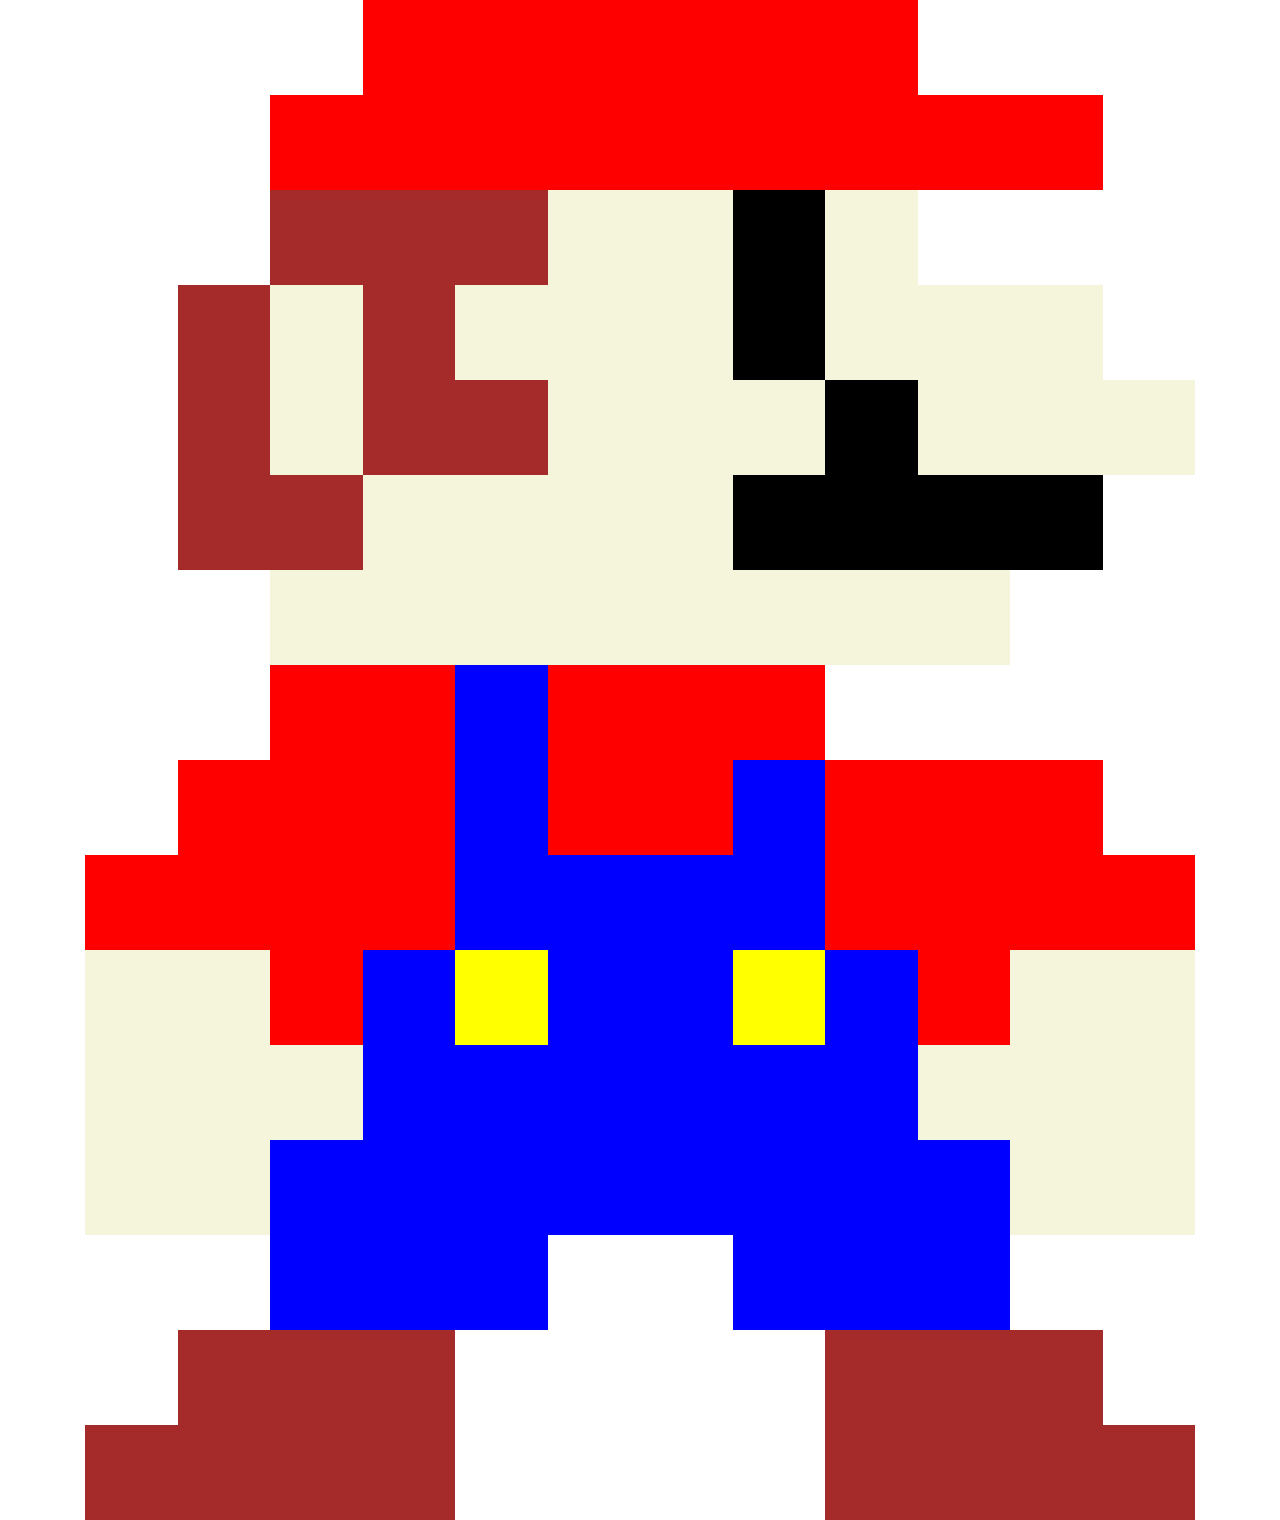
<file: index.html>
<!DOCTYPE html>
<html>
<head>
	<title>Mario</title>
	<link rel="stylesheet" href="https://maxcdn.bootstrapcdn.com/bootstrap/4.0.0/css/bootstrap.min.css" integrity="sha384-Gn5384xqQ1aoWXA+058RXPxPg6fy4IWvTNh0E263XmFcJlSAwiGgFAW/dAiS6JXm" crossorigin="anonymous">
	<style>
		.row, .column {
			padding: 0px;
			margin: 0px;
			height: 45px;
		}
		.red {
			background-color: red;
		}
		.blue {
			background-color: blue;
		}
		.beige {
			background-color: beige;
		}
		.black {
			background-color: black;
		}
		.yellow {
			background-color: yellow;
		}
		.brown {
			background-color: brown;
		}
		.none {
			background-color: transparent;
		}
		@media (min-width: 576px) {
			.row, .column {
				height: 45px;
			}
		}
		@media (min-width: 768px) {
			.row, .column {
				height: 60px;
			}
		}
		@media (min-width: 992px) {
			.row, .column {
				height: 80px;
			}
		}
		@media (min-width: 1200px) {
			.row, .column {
				height: 95px;
			}
		}
	</style>
</head>
<body>
	<!-- USE BOOTSTRAP'S CONTAINER, ROW, AND COLUMN CLASSES TO DRAW YOUR PIXEL ART! -->
	<div class= "container">
	
		<div class="row 1">
		<div class="col-3"></div>
		<div class="col-6 red"></div>
		<div class="col-3"></div>
	</div>

	<div class="row 2">
		<div class="col-2"></div>
		<div class="col-9 red"></div>
		<div class="col-1"></div>
	</div>

	<div class="row 3">
		<div class="col-2"></div>
		<div class="col-3 brown"></div>
		<div class="col-2 beige"></div>
		<div class="col-1 black"></div>
		<div class="col-1 beige"></div>
		<div class="col-3"></div>
	</div>
		
	<div class="row 4">
		<div class="col-1"></div>
		<div class="col-1 brown"></div>
		<div class="col-1 beige"></div>
		<div class="col-1 brown"></div>
		<div class="col-3 beige"></div>
		<div class="col-1 black"></div>
		<div class="col-3 beige"></div>
		<div class="col-1"></div>
	</div>	

	<div class="row 5">
		<div class="col-1"></div>
		<div class="col-1 brown"></div>
		<div class="col-1 beige"></div>
		<div class="col-2 brown"></div>
		<div class="col-3 beige"></div>
		<div class="col-1 black"></div>
		<div class="col-3 beige"></div>
	</div>

	<div class="row 6">
		<div class="col-1"></div>
		<div class="col-2 brown"></div>
		<div class="col-4 beige"></div>
		<div class="col-4 black"></div>
		<div class="col-1"></div>	
	</div>
	<div class="row 7">
		<div class="col-2"></div>
		<div class="col-8 beige"></div>
		<div class="col-2 "></div>
	</div>			

	<div class="row 8">
		<div class="col-2"></div>
		<div class="col-2 red"></div>
		<div class="col-1 blue "></div>
		<div class="col-3 red"></div>
		<div class="col-4"></div>
	</div>

	<div class="row 9">
		<div class="col-1"></div>
		<div class="col-3 red"></div>
		<div class="col-1 blue"></div>
		<div class="col-2 red"></div>
		<div class="col-1 blue"></div>
		<div class="col-3 red"></div>
		<div class="col-1"></div>
	</div>

	<div class="row 10">
		<div class="col-4 red"></div>
		<div class="col-4 blue"></div>
		<div class="col-4 red"></div>
	</div>

	<div class="row 11">
		<div class="col-2 beige"></div>
		<div class="col-1 red"></div>
		<div class="col-1 blue"></div>
		<div class="col-1 yellow"></div>
		<div class="col-2 blue"></div>
		<div class="col-1 yellow"></div>
		<div class="col-1 blue"></div>
		<div class="col-1 red"></div>
		<div class="col-2 beige"></div>
	</div>

	<div class="row 12">
		<div class="col-3 beige"></div>
		<div class="col-6 blue"></div>
		<div class="col-3 beige"></div>
	</div>

	<div class="row 13">
		<div class="col-2 beige"></div>
		<div class="col-8 blue"></div>
		<div class="col-2 beige"></div>
	</div>

	<div class="row 14">
		<div class="col-2"></div>
		<div class="col-3 blue"></div>
		<div class="col-2"></div>
		<div class="col-3 blue"></div>
		<div class="col-2"></div>
	</div>

	<div class="row 15">
		<div class="col-1"></div>
		<div class="col-3 brown"></div>
		<div class="col-4"></div>
		<div class="col-3 brown"></div>
		<div class="col-1"></div>
	</div>

	<div class="row 16">
		<div class="col-4 brown"></div>
		<div class="col-4"></div>
		<div class="col-4 brown"></div>
	</div>		

	</div>

</body>
</html>
</file>
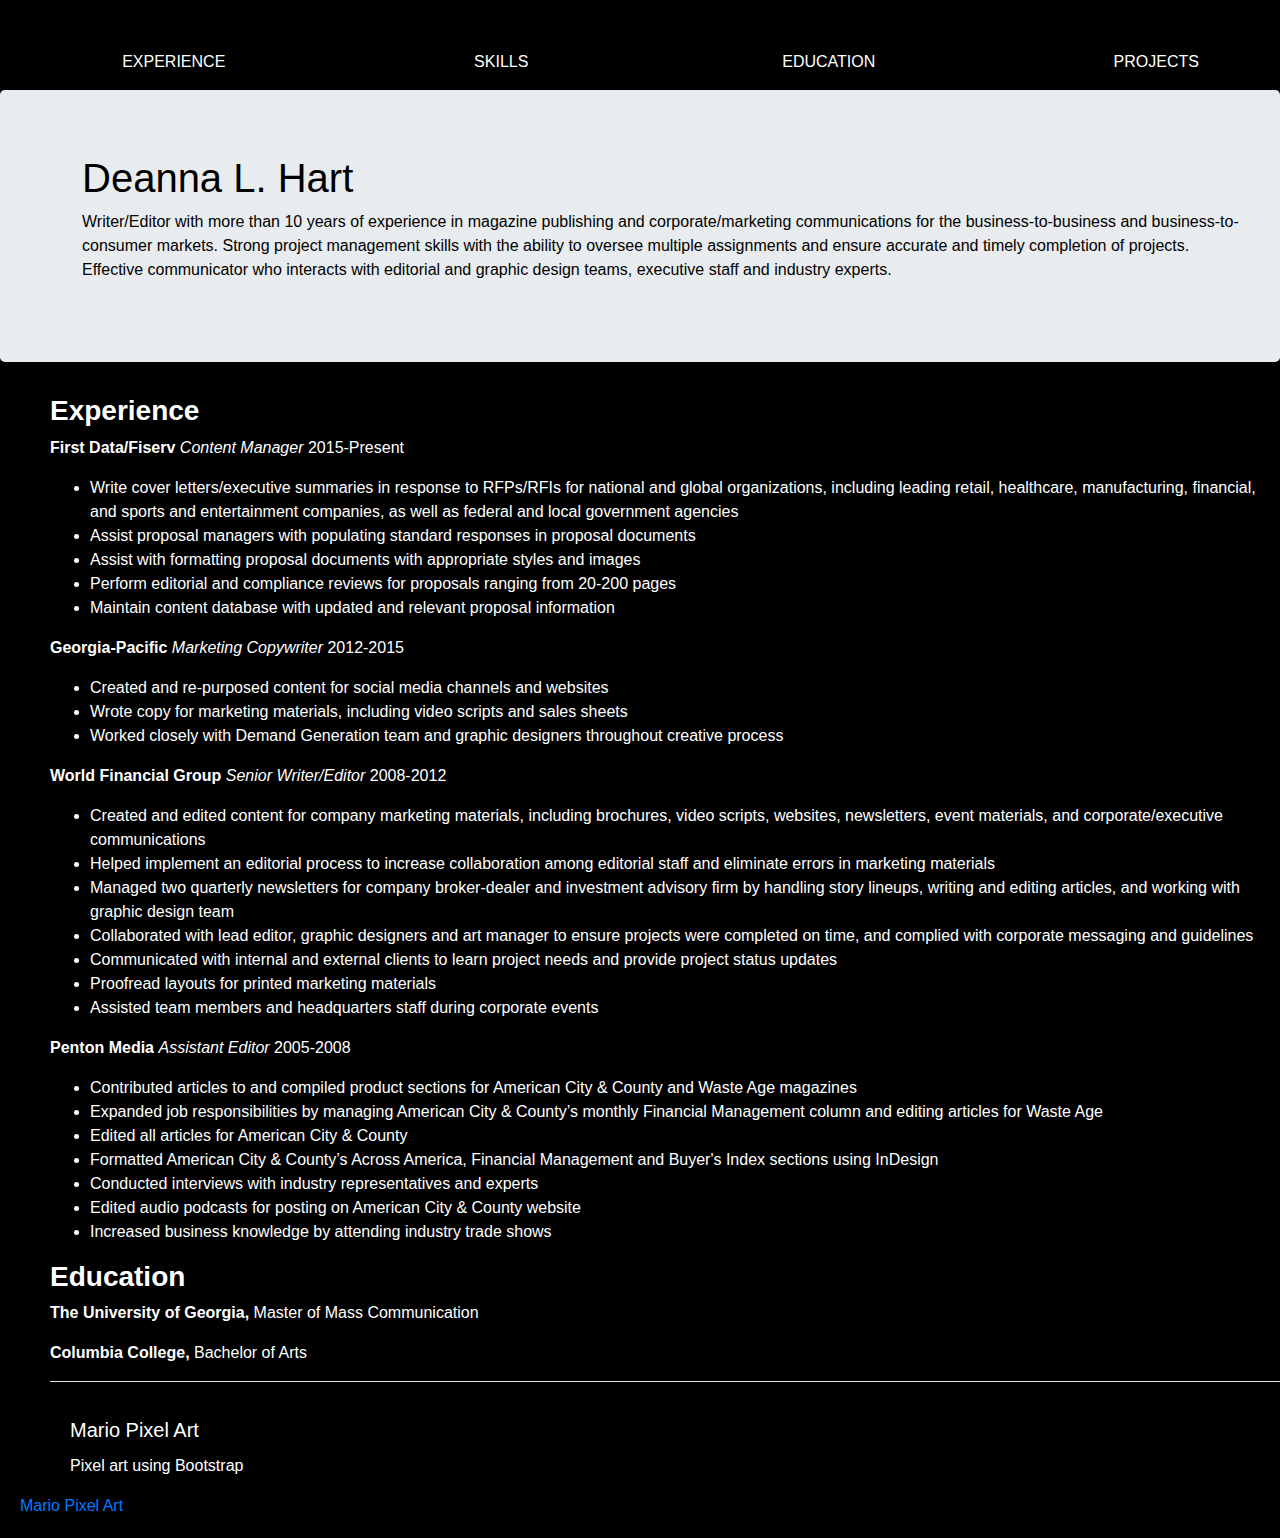
<file: bootstrapresume.html>
<!DOCTYPE html>
<html>
    <head>
        <link rel="stylesheet" href="https://stackpath.bootstrapcdn.com/bootstrap/4.3.1/css/bootstrap.min.css" integrity="sha384-ggOyR0iXCbMQv3Xipma34MD+dH/1fQ784/j6cY/iJTQUOhcWr7x9JvoRxT2MZw1T" crossorigin="anonymous">
        <script src="https://stackpath.bootstrapcdn.com/bootstrap/4.3.1/js/bootstrap.min.js" integrity="sha384-JjSmVgyd0p3pXB1rRibZUAYoIIy6OrQ6VrjIEaFf/nJGzIxFDsf4x0xIM+B07jRM" crossorigin="anonymous"></script>
        <link rel="stylesheet" href="bootstrapresume.css">
    </head>
        <body>
            <div class="navigationcontainer">
                <div class=row>
                    <div class="col-3"> <p>EXPERIENCE</p></div>
                    <div class="col-3"> <p>SKILLS</p></div>
                    <div class="col-3"> <p>EDUCATION</p></div> 
                    <div class="col-3"> <p>PROJECTS</p></div>  
                </div>

            </div>
            
            <div class="jumbotron">
            <h1 class= "display">Deanna L. Hart</h1>
            <p class="intro">
                Writer/Editor with more than 10 years of experience in magazine publishing and corporate/marketing communications for the business-to-business and business-to-consumer markets. Strong project management skills with the ability to oversee multiple assignments and ensure accurate and timely completion of projects. Effective communicator who interacts with editorial and graphic design teams, executive staff and industry experts. 
            </p>
            </div>

            <h3><b>Experience</b></h3>
  
  <p><b>First Data/Fiserv</b> <i>Content Manager</i> 2015-Present</p>
  <ul>
      <li>Write cover letters/executive summaries in response to RFPs/RFIs for national and global organizations, including leading retail, healthcare, manufacturing, financial, and sports and entertainment companies, as well as federal and local government agencies</li>
      <li>Assist proposal managers with populating standard responses in proposal documents</li>
      <li>Assist with formatting proposal documents with appropriate styles and images</li>
      <li>Perform editorial and compliance reviews for proposals ranging from 20-200 pages</li>
      <li>Maintain content database with updated and relevant proposal information</li>
  </ul>  

    <p><b>Georgia-Pacific</b> <i>Marketing Copywriter</i> 2012-2015</p>
    <ul>
        <li>Created and re-purposed content for social media channels and websites</li>
        <li>Wrote copy for marketing materials, including video scripts and sales sheets</li>
        <li>Worked closely with Demand Generation team and graphic designers throughout creative process</li>
    </ul>

    <p><b>World Financial Group</b> <i>Senior Writer/Editor</i> 2008-2012</p>
    <ul>
        <li>Created and edited content for company marketing materials, including brochures, video scripts, websites, newsletters, event materials, and corporate/executive communications</li>
        <li>Helped implement an editorial process to increase collaboration among editorial staff and eliminate errors in marketing materials</li>
        <li>Managed two quarterly newsletters for company broker-dealer and investment advisory firm by handling story lineups, writing and editing articles, and working with graphic design team</li>
        <li>Collaborated with lead editor, graphic designers and art manager to ensure projects were completed on time, and complied with corporate messaging and guidelines</li>
        <li>Communicated with internal and external clients to learn project needs and provide project status updates</li>
        <li>Proofread layouts for printed marketing materials</li>
        <li>Assisted team members and headquarters staff during corporate events</li>
    </ul>

    <p><b>Penton Media</b> <i>Assistant Editor</i> 2005-2008</p>
    <ul>
        <li>Contributed articles to and compiled product sections for American City & County and Waste Age magazines</li>
        <li>Expanded job responsibilities by managing American City & County’s monthly Financial Management column and editing articles for Waste Age</li>
        <li>Edited all articles for American City & County</li>
        <li>Formatted American City & County’s Across America, Financial Management and Buyer's Index sections using InDesign</li>
        <li>Conducted interviews with industry representatives and experts</li>
        <li>Edited audio podcasts for posting on American City & County website</li>
        <li>Increased business knowledge by attending industry trade shows</li>
    </ul>

    <h3><b>Education</b></h3>
<p><b>The University of Georgia, </b> Master of Mass Communication</p>
<p><b>Columbia College, </b> Bachelor of Arts</p>

<hr/>

    <div class="card-body">
        <h5 class="card-title">Mario Pixel Art</h5>
        <p class="card-text">Pixel art using Bootstrap</p>
        <a href="index.html">Mario Pixel Art</a>
        <!--<img class="card-img-top" src="plumber.jpeg" alt="Mario Pixel Art"-->
    </div>

</div>
        </body>
   
</html>
</file>
<file: bootstrapresume.css>
body{
    background-color: black;
    color: black;
}

.row{
    text-align:center;
    margin-top: 50px;
}

.display{
    color: black;
}

.intro{
    color:black;
}

h1{
    margin-left:50px;
    color: white;
    
}
h3 {
    margin-left:50px;
    color: white;
}

h5{
    margin-left:50px;
    color: white;
}

p{
    margin-left:50px;
    color: white;
}

li{
    margin-left:50px;
    color: white;
}

hr{
    background-color: white;
    margin-left: 50px;
}
</file>
